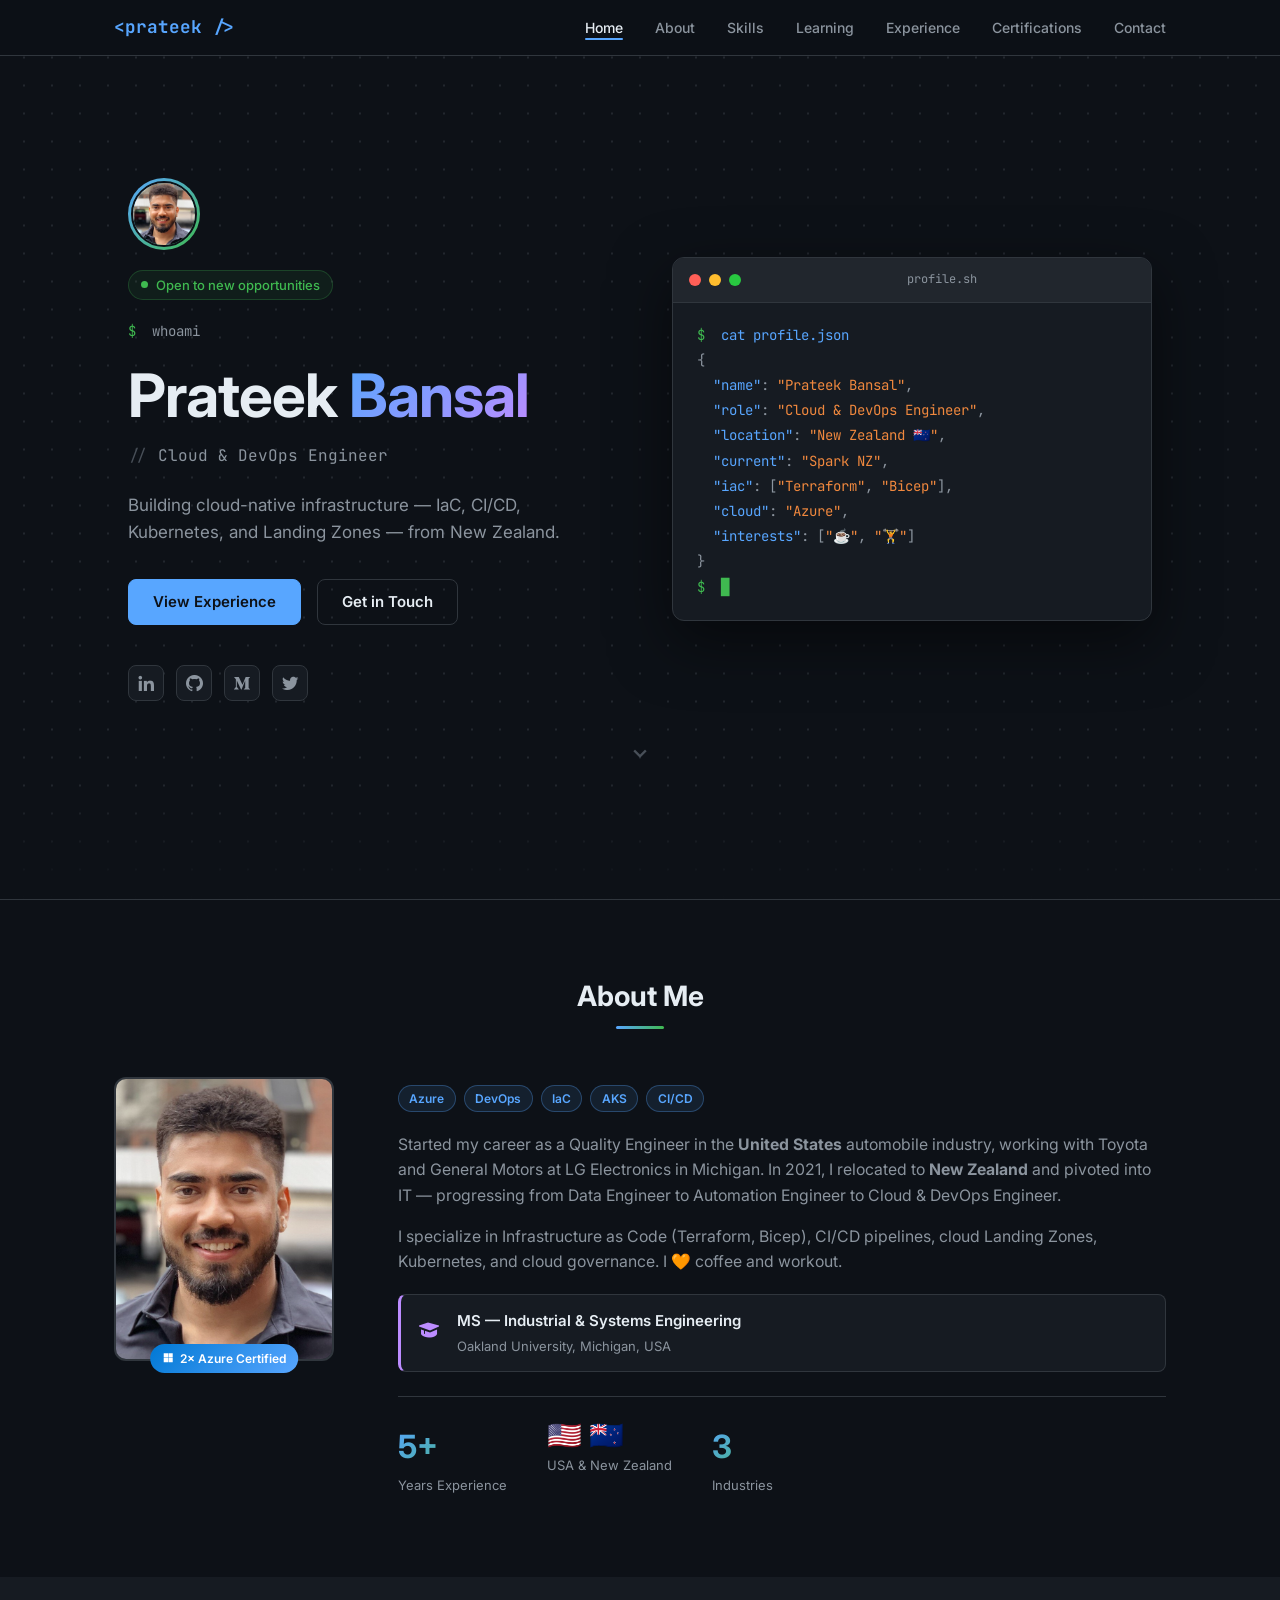
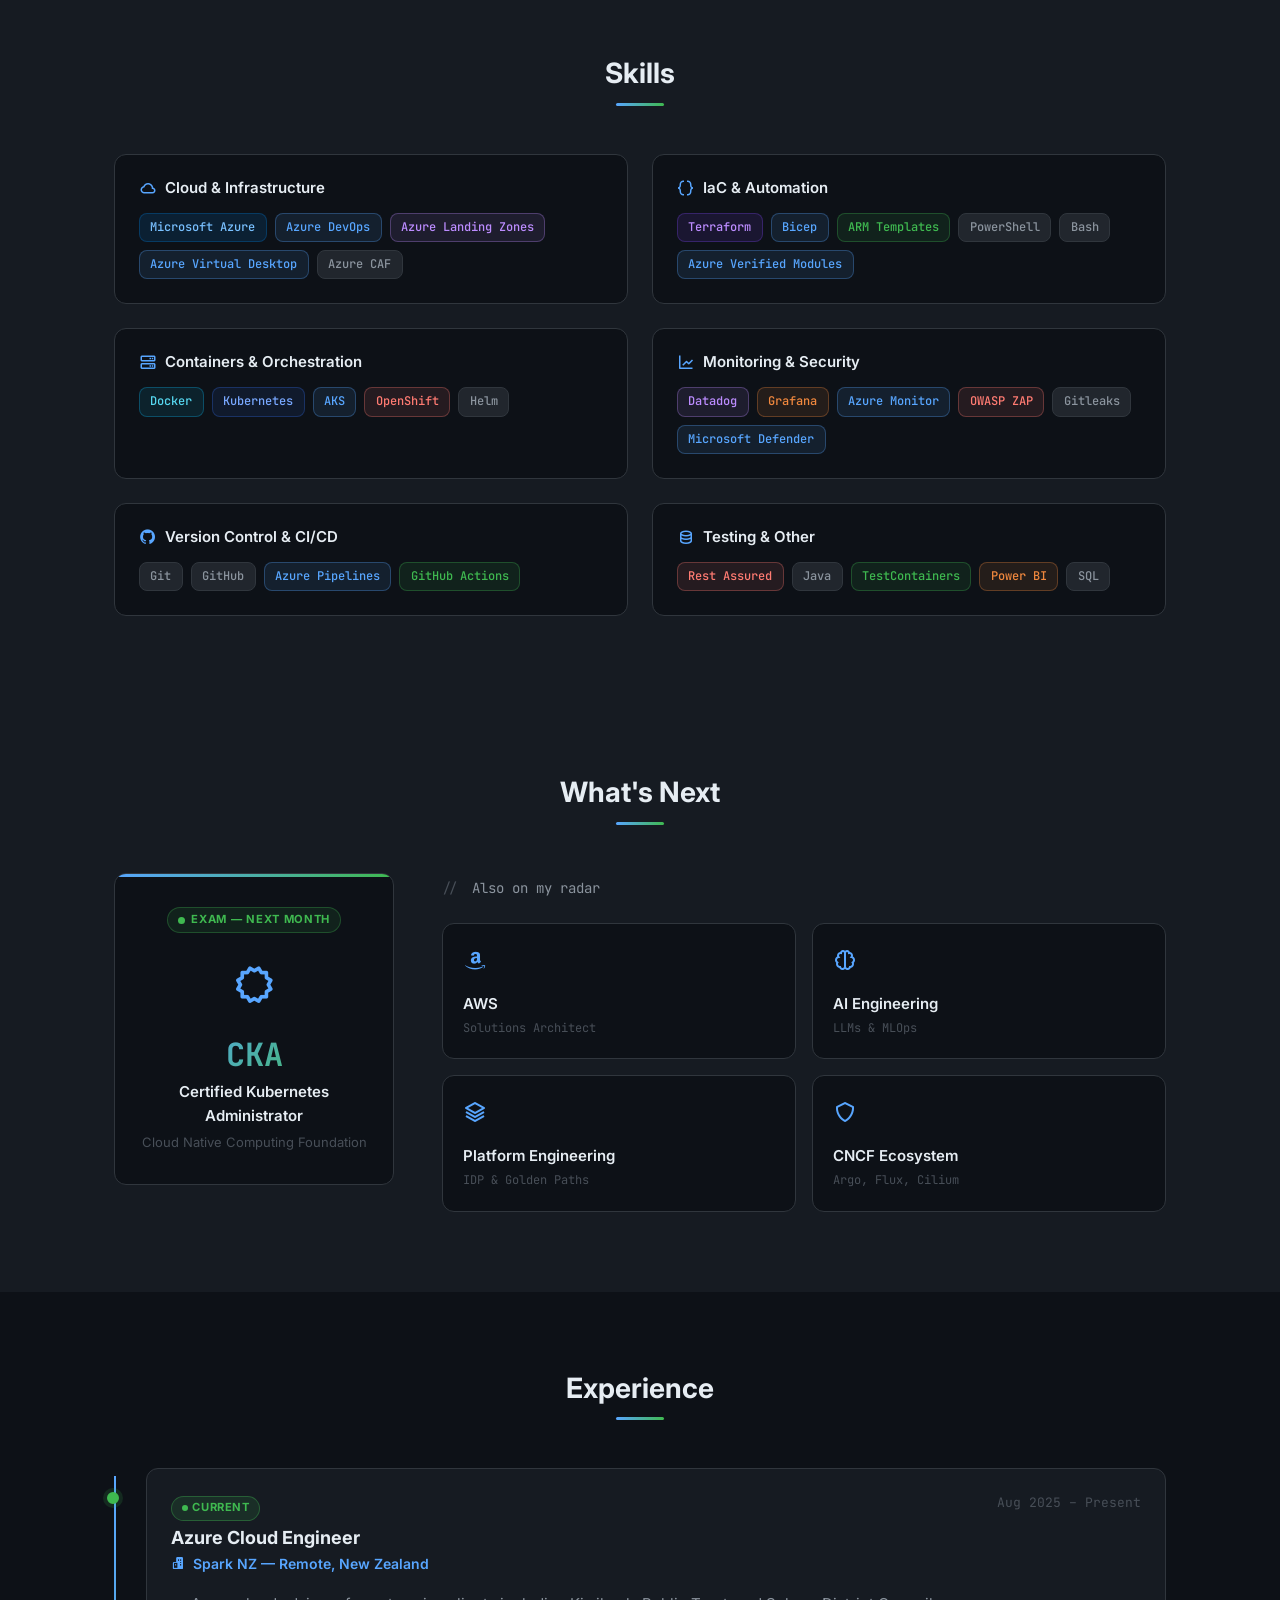
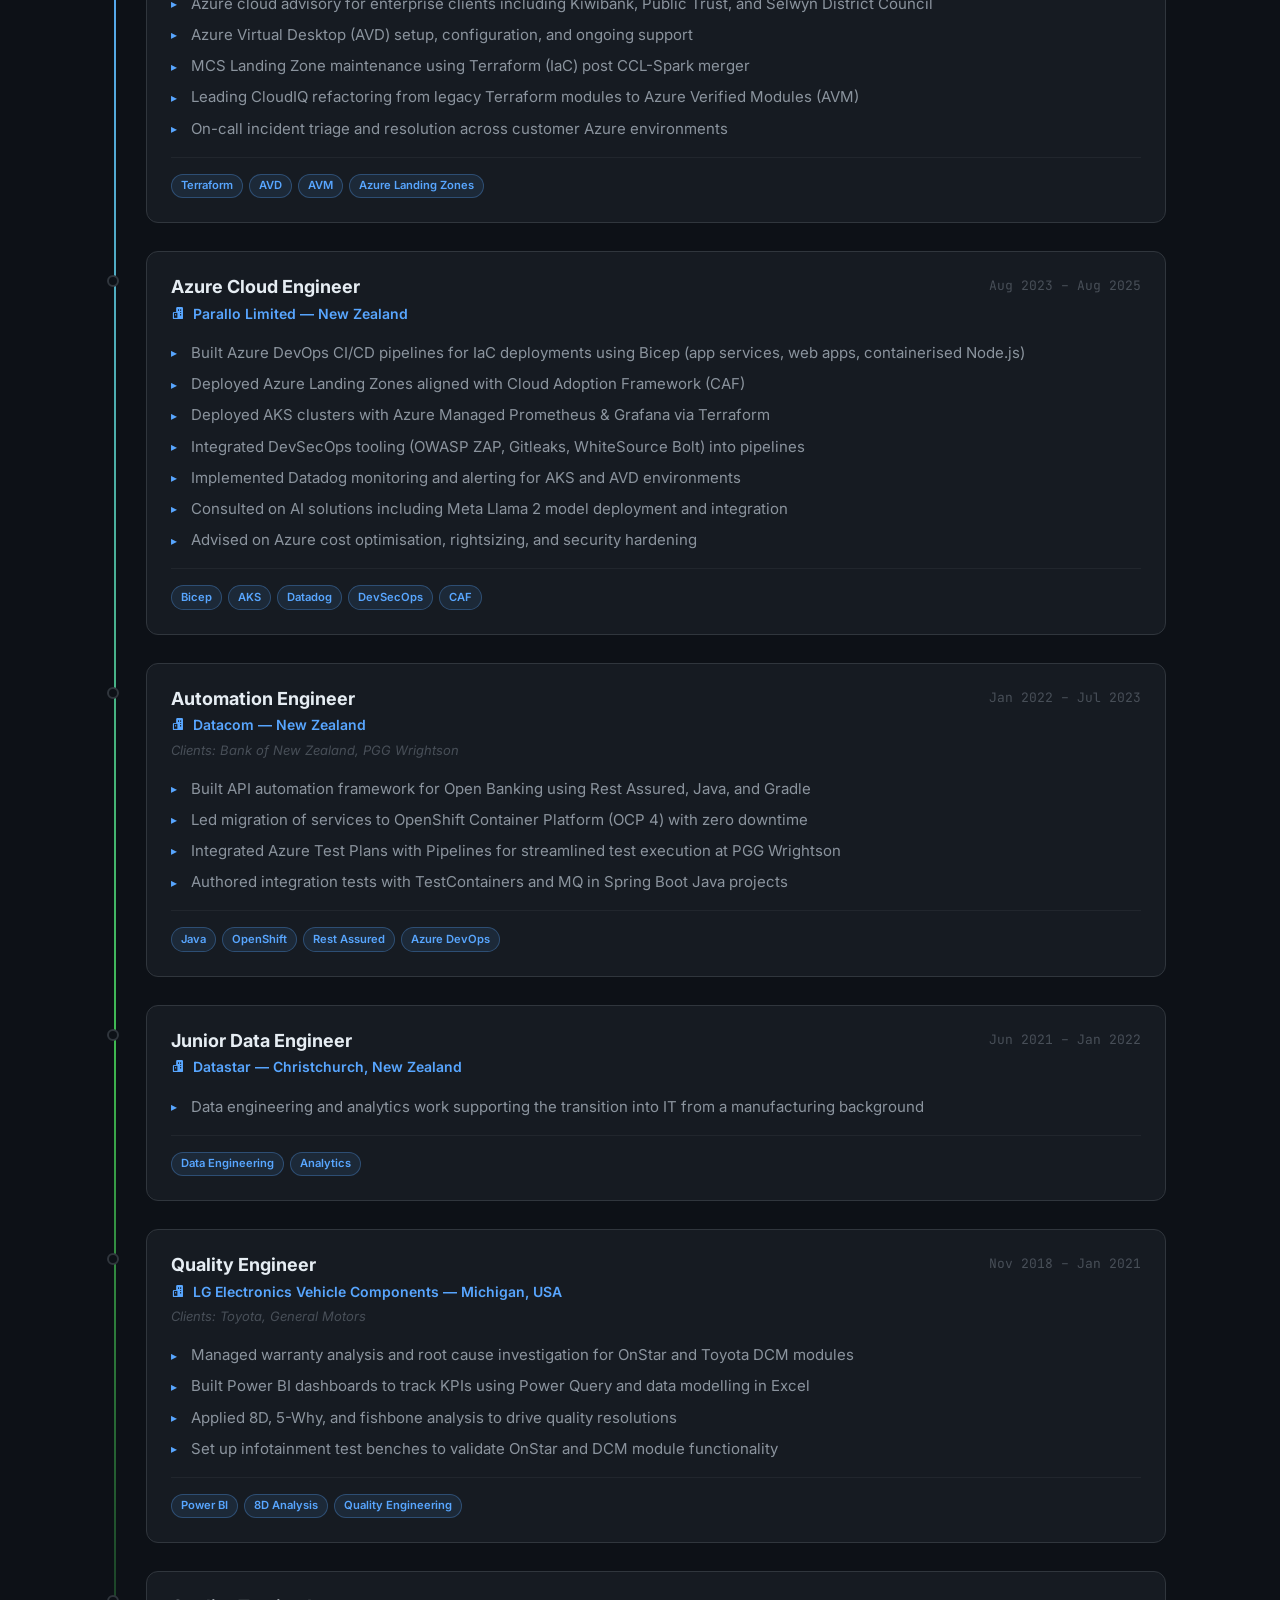
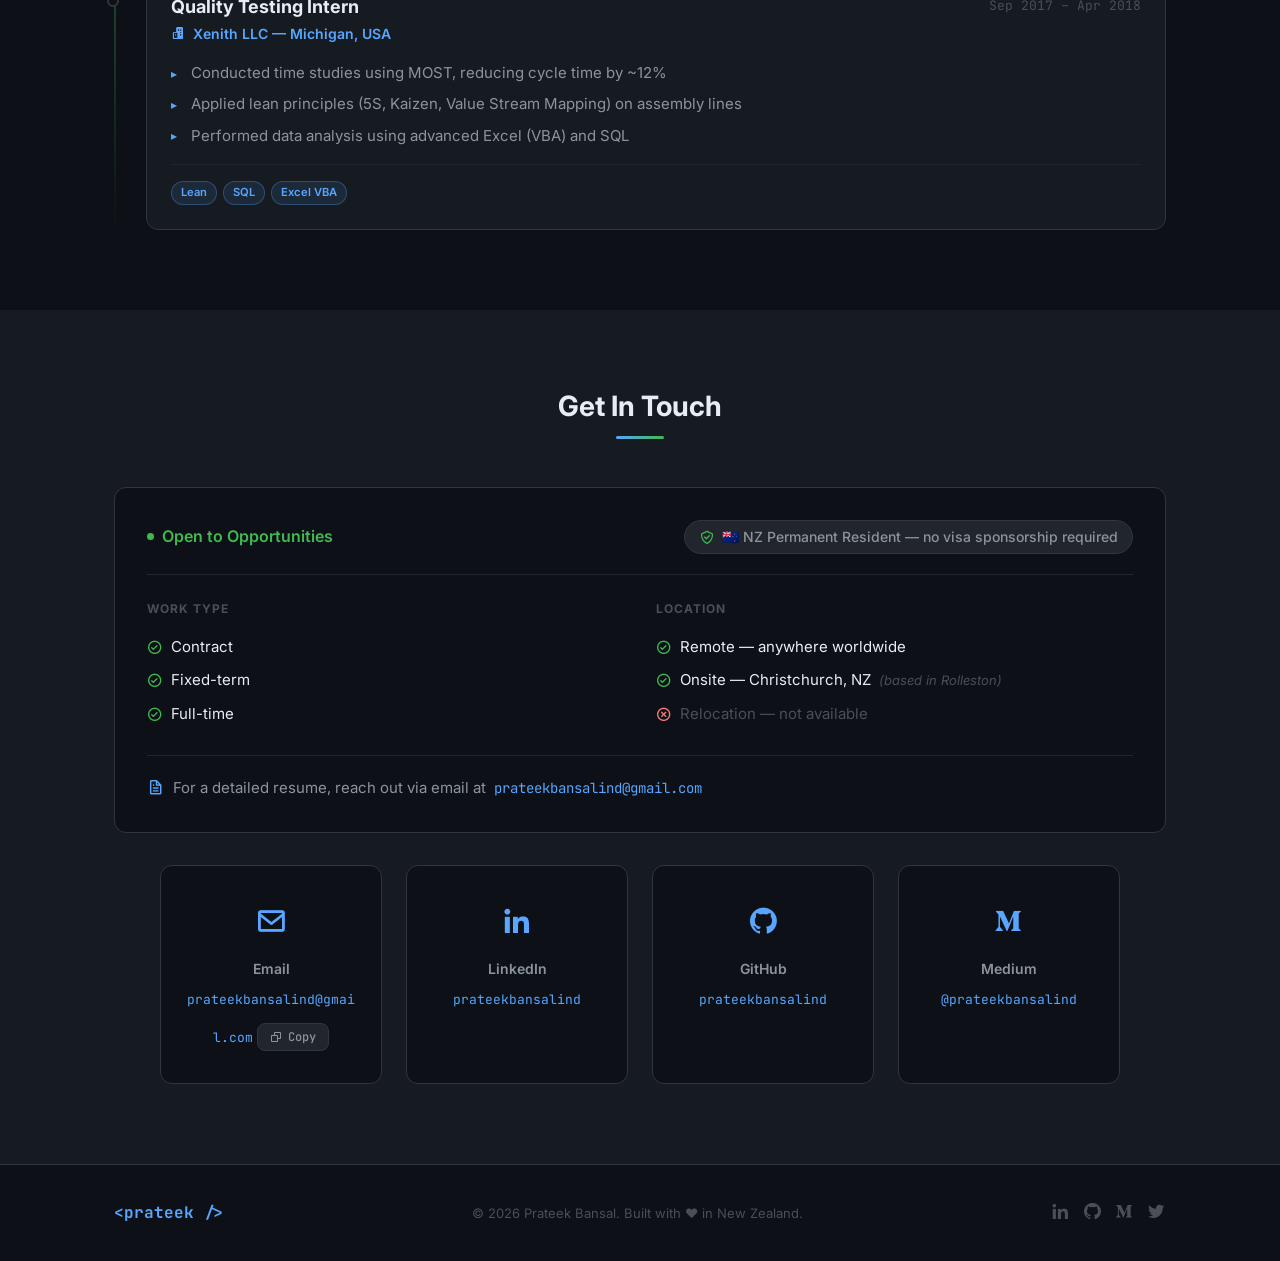
<file: index.html>
<!DOCTYPE html>
<html lang="en">
    <head>
        <meta charset="UTF-8">
        <meta name="viewport" content="width=device-width, initial-scale=1.0">
        <link rel="stylesheet" href="assets/css/styles.css">
        <link href='https://unpkg.com/boxicons@2.1.2/css/boxicons.min.css' rel='stylesheet'>
        <link rel="preconnect" href="https://fonts.googleapis.com">
        <link rel="preconnect" href="https://fonts.gstatic.com" crossorigin>
        <link href="https://fonts.googleapis.com/css2?family=JetBrains+Mono:wght@400;500;700&family=Inter:wght@400;500;600;700&display=swap" rel="stylesheet">
        <title>Prateek Bansal — Cloud Engineer</title>
    </head>
    <body>

        <!-- Scroll progress bar -->
        <div class="scroll-progress" id="scroll-progress"></div>

        <!--===== HEADER =====-->
        <header class="l-header" id="header">
            <nav class="nav bd-container">
                <a href="#" class="nav__logo">&lt;prateek /&gt;</a>

                <div class="nav__menu" id="nav-menu">
                    <ul class="nav__list">
                        <li><a href="#home"       class="nav__link active">Home</a></li>
                        <li><a href="#about"      class="nav__link">About</a></li>
                        <li><a href="#skills"     class="nav__link">Skills</a></li>
                        <li><a href="#learning"   class="nav__link">Learning</a></li>
                        <li><a href="#experience" class="nav__link">Experience</a></li>
                        <li><a href="certs.html"  class="nav__link">Certifications</a></li>
                        <li><a href="#contact"    class="nav__link">Contact</a></li>
                    </ul>
                </div>

                <div class="nav__toggle" id="nav-toggle">
                    <i class='bx bx-menu'></i>
                </div>
            </nav>
        </header>

        <main>
            <!--===== HOME =====-->
            <section class="home" id="home">
                <div class="home__container bd-container">
                    <div class="home__content">

                        <!-- Avatar -->
                        <div class="home__avatar">
                            <img src="assets/img/Linkedin_Pic.jpg" alt="Prateek Bansal">
                        </div>

                        <!-- Status badge -->
                        <div class="home__status">
                            <span class="status-dot"></span>
                            Open to new opportunities
                        </div>

                        <div class="home__greeting">
                            <span class="home__prompt">$</span>
                            <span class="home__cmd">whoami</span>
                        </div>

                        <h1 class="home__title">Prateek <span class="home__title-accent">Bansal</span></h1>

                        <div class="home__role">
                            <span class="home__role-prefix">// </span>Cloud &amp; DevOps Engineer
                        </div>

                        <p class="home__description">Building cloud-native infrastructure &mdash; IaC, CI/CD, Kubernetes, and Landing Zones &mdash; from New Zealand.</p>

                        <div class="home__cta">
                            <a href="#experience" class="btn btn--primary">View Experience</a>
                            <a href="#contact"    class="btn btn--ghost">Get in Touch</a>
                        </div>

                        <div class="home__social">
                            <a href="https://www.linkedin.com/in/prateekbansalind/" target="_blank" class="home__social-link" aria-label="LinkedIn">
                                <i class='bx bxl-linkedin'></i>
                            </a>
                            <a href="https://github.com/prateekbansalind" target="_blank" class="home__social-link" aria-label="GitHub">
                                <i class='bx bxl-github'></i>
                            </a>
                            <a href="https://medium.com/@prateekbansalind" target="_blank" class="home__social-link" aria-label="Medium">
                                <i class='bx bxl-medium'></i>
                            </a>
                            <a href="https://twitter.com/prateekbansalin" target="_blank" class="home__social-link" aria-label="Twitter">
                                <i class='bx bxl-twitter'></i>
                            </a>
                        </div>
                    </div>

                    <!-- Terminal -->
                    <div class="home__terminal">
                        <div class="terminal">
                            <div class="terminal__header">
                                <span class="terminal__dot terminal__dot--red"></span>
                                <span class="terminal__dot terminal__dot--yellow"></span>
                                <span class="terminal__dot terminal__dot--green"></span>
                                <span class="terminal__title">profile.sh</span>
                            </div>
                            <div class="terminal__body" id="terminal-body">
                                <!-- Lines are injected by JS for typing effect -->
                            </div>
                        </div>
                    </div>
                </div>

                <div class="home__scroll">
                    <a href="#about"><i class='bx bx-chevron-down'></i></a>
                </div>
            </section>

            <!--===== ABOUT =====-->
            <section class="about section" id="about">
                <div class="bd-container">
                    <h2 class="section__title">About Me</h2>

                    <div class="about__container">
                        <div class="about__img-wrap">
                            <div class="about__img-frame">
                                <img src="assets/img/Linkedin_Pic.jpg" alt="Prateek Bansal">
                            </div>
                            <a href="certs.html" class="about__img-badge">
                                <i class='bx bxl-microsoft'></i> 2× Azure Certified
                            </a>
                        </div>

                        <div class="about__content">
                            <div class="about__tag-row">
                                <span class="tag">Azure</span>
                                <span class="tag">DevOps</span>
                                <span class="tag">IaC</span>
                                <span class="tag">AKS</span>
                                <span class="tag">CI/CD</span>
                            </div>

                            <p class="about__text">Started my career as a Quality Engineer in the <strong>United States</strong> automobile industry, working with Toyota and General Motors at LG Electronics in Michigan. In 2021, I relocated to <strong>New Zealand</strong> and pivoted into IT &mdash; progressing from Data Engineer to Automation Engineer to Cloud &amp; DevOps Engineer.</p>
                            <p class="about__text">I specialize in Infrastructure as Code (Terraform, Bicep), CI/CD pipelines, cloud Landing Zones, Kubernetes, and cloud governance. I &#x1F9E1; coffee and workout.</p>

                            <!-- Education card -->
                            <div class="education__card">
                                <div class="education__icon"><i class='bx bxs-graduation'></i></div>
                                <div>
                                    <p class="education__degree">MS — Industrial &amp; Systems Engineering</p>
                                    <p class="education__school">Oakland University, Michigan, USA</p>
                                </div>
                            </div>

                            <div class="about__stats">
                                <div class="about__stat">
                                    <span class="about__stat-number">5+</span>
                                    <span class="about__stat-label">Years Experience</span>
                                </div>
                                <div class="about__stat">
                                    <span class="about__stat-flags">🇺🇸 🇳🇿</span>
                                    <span class="about__stat-label">USA &amp; New Zealand</span>
                                </div>
                                <div class="about__stat">
                                    <span class="about__stat-number">3</span>
                                    <span class="about__stat-label">Industries</span>
                                </div>
                            </div>
                        </div>
                    </div>
                </div>
            </section>

            <!--===== SKILLS =====-->
            <section class="skills section" id="skills">
                <div class="bd-container">
                    <h2 class="section__title">Skills</h2>

                    <div class="skills__grid">
                        <div class="skills__category">
                            <h3 class="skills__category-title"><i class='bx bx-cloud'></i> Cloud &amp; Infrastructure</h3>
                            <div class="skills__chips">
                                <span class="chip chip--azure">Microsoft Azure</span>
                                <span class="chip chip--blue">Azure DevOps</span>
                                <span class="chip chip--purple">Azure Landing Zones</span>
                                <span class="chip chip--blue">Azure Virtual Desktop</span>
                                <span class="chip chip--dark">Azure CAF</span>
                            </div>
                        </div>

                        <div class="skills__category">
                            <h3 class="skills__category-title"><i class='bx bx-code-curly'></i> IaC &amp; Automation</h3>
                            <div class="skills__chips">
                                <span class="chip chip--terraform">Terraform</span>
                                <span class="chip chip--blue">Bicep</span>
                                <span class="chip chip--green">ARM Templates</span>
                                <span class="chip chip--dark">PowerShell</span>
                                <span class="chip chip--dark">Bash</span>
                                <span class="chip chip--blue">Azure Verified Modules</span>
                            </div>
                        </div>

                        <div class="skills__category">
                            <h3 class="skills__category-title"><i class='bx bx-server'></i> Containers &amp; Orchestration</h3>
                            <div class="skills__chips">
                                <span class="chip chip--docker">Docker</span>
                                <span class="chip chip--kubernetes">Kubernetes</span>
                                <span class="chip chip--blue">AKS</span>
                                <span class="chip chip--red">OpenShift</span>
                                <span class="chip chip--dark">Helm</span>
                            </div>
                        </div>

                        <div class="skills__category">
                            <h3 class="skills__category-title"><i class='bx bx-line-chart'></i> Monitoring &amp; Security</h3>
                            <div class="skills__chips">
                                <span class="chip chip--purple">Datadog</span>
                                <span class="chip chip--orange">Grafana</span>
                                <span class="chip chip--blue">Azure Monitor</span>
                                <span class="chip chip--red">OWASP ZAP</span>
                                <span class="chip chip--dark">Gitleaks</span>
                                <span class="chip chip--blue">Microsoft Defender</span>
                            </div>
                        </div>

                        <div class="skills__category">
                            <h3 class="skills__category-title"><i class='bx bxl-github'></i> Version Control &amp; CI/CD</h3>
                            <div class="skills__chips">
                                <span class="chip chip--dark">Git</span>
                                <span class="chip chip--dark">GitHub</span>
                                <span class="chip chip--blue">Azure Pipelines</span>
                                <span class="chip chip--green">GitHub Actions</span>
                            </div>
                        </div>

                        <div class="skills__category">
                            <h3 class="skills__category-title"><i class='bx bx-data'></i> Testing &amp; Other</h3>
                            <div class="skills__chips">
                                <span class="chip chip--red">Rest Assured</span>
                                <span class="chip chip--dark">Java</span>
                                <span class="chip chip--green">TestContainers</span>
                                <span class="chip chip--orange">Power BI</span>
                                <span class="chip chip--dark">SQL</span>
                            </div>
                        </div>
                    </div>
                </div>
            </section>

            <!--===== LEARNING =====-->
            <section class="learning section" id="learning">
                <div class="bd-container">
                    <h2 class="section__title">What's Next</h2>

                    <div class="learning__container">

                        <!-- Featured upcoming cert -->
                        <div class="learning__featured">
                            <div class="learning__cert-card">
                                <div class="learning__cert-badge">
                                    <span class="status-dot"></span> Exam — Next Month
                                </div>
                                <div class="learning__cert-icon"><i class='bx bx-certification'></i></div>
                                <h3 class="learning__cert-title">CKA</h3>
                                <p class="learning__cert-fullname">Certified Kubernetes Administrator</p>
                                <p class="learning__cert-org">Cloud Native Computing Foundation</p>
                            </div>
                        </div>

                        <!-- On my radar -->
                        <div class="learning__radar">
                            <p class="learning__radar-title">
                                <span class="t-prompt">//</span> Also on my radar
                            </p>
                            <div class="learning__items">
                                <div class="learning__item">
                                    <div class="learning__item-icon"><i class='bx bxl-amazon'></i></div>
                                    <span class="learning__item-name">AWS</span>
                                    <span class="learning__item-sub">Solutions Architect</span>
                                </div>
                                <div class="learning__item">
                                    <div class="learning__item-icon"><i class='bx bx-brain'></i></div>
                                    <span class="learning__item-name">AI Engineering</span>
                                    <span class="learning__item-sub">LLMs &amp; MLOps</span>
                                </div>
                                <div class="learning__item">
                                    <div class="learning__item-icon"><i class='bx bx-layer'></i></div>
                                    <span class="learning__item-name">Platform Engineering</span>
                                    <span class="learning__item-sub">IDP &amp; Golden Paths</span>
                                </div>
                                <div class="learning__item">
                                    <div class="learning__item-icon"><i class='bx bx-shield'></i></div>
                                    <span class="learning__item-name">CNCF Ecosystem</span>
                                    <span class="learning__item-sub">Argo, Flux, Cilium</span>
                                </div>
                            </div>
                        </div>

                    </div>
                </div>
            </section>

            <!--===== EXPERIENCE =====-->
            <section class="experience section" id="experience">
                <div class="bd-container">
                    <h2 class="section__title">Experience</h2>

                    <div class="timeline">

                        <div class="timeline__item timeline__item--current">
                            <div class="timeline__marker"></div>
                            <div class="timeline__card">
                                <div class="timeline__header">
                                    <div>
                                        <span class="timeline__badge">Current</span>
                                        <h3 class="timeline__role">Azure Cloud Engineer</h3>
                                        <p class="timeline__company"><i class='bx bxs-buildings'></i> Spark NZ &mdash; Remote, New Zealand</p>
                                    </div>
                                    <span class="timeline__date">Aug 2025 – Present</span>
                                </div>
                                <ul class="timeline__list">
                                    <li>Azure cloud advisory for enterprise clients including Kiwibank, Public Trust, and Selwyn District Council</li>
                                    <li>Azure Virtual Desktop (AVD) setup, configuration, and ongoing support</li>
                                    <li>MCS Landing Zone maintenance using Terraform (IaC) post CCL-Spark merger</li>
                                    <li>Leading CloudIQ refactoring from legacy Terraform modules to Azure Verified Modules (AVM)</li>
                                    <li>On-call incident triage and resolution across customer Azure environments</li>
                                </ul>
                                <div class="timeline__tags">
                                    <span class="tag tag--sm">Terraform</span>
                                    <span class="tag tag--sm">AVD</span>
                                    <span class="tag tag--sm">AVM</span>
                                    <span class="tag tag--sm">Azure Landing Zones</span>
                                </div>
                            </div>
                        </div>

                        <div class="timeline__item">
                            <div class="timeline__marker"></div>
                            <div class="timeline__card">
                                <div class="timeline__header">
                                    <div>
                                        <h3 class="timeline__role">Azure Cloud Engineer</h3>
                                        <p class="timeline__company"><i class='bx bxs-buildings'></i> Parallo Limited &mdash; New Zealand</p>
                                    </div>
                                    <span class="timeline__date">Aug 2023 – Aug 2025</span>
                                </div>
                                <ul class="timeline__list">
                                    <li>Built Azure DevOps CI/CD pipelines for IaC deployments using Bicep (app services, web apps, containerised Node.js)</li>
                                    <li>Deployed Azure Landing Zones aligned with Cloud Adoption Framework (CAF)</li>
                                    <li>Deployed AKS clusters with Azure Managed Prometheus &amp; Grafana via Terraform</li>
                                    <li>Integrated DevSecOps tooling (OWASP ZAP, Gitleaks, WhiteSource Bolt) into pipelines</li>
                                    <li>Implemented Datadog monitoring and alerting for AKS and AVD environments</li>
                                    <li>Consulted on AI solutions including Meta Llama 2 model deployment and integration</li>
                                    <li>Advised on Azure cost optimisation, rightsizing, and security hardening</li>
                                </ul>
                                <div class="timeline__tags">
                                    <span class="tag tag--sm">Bicep</span>
                                    <span class="tag tag--sm">AKS</span>
                                    <span class="tag tag--sm">Datadog</span>
                                    <span class="tag tag--sm">DevSecOps</span>
                                    <span class="tag tag--sm">CAF</span>
                                </div>
                            </div>
                        </div>

                        <div class="timeline__item">
                            <div class="timeline__marker"></div>
                            <div class="timeline__card">
                                <div class="timeline__header">
                                    <div>
                                        <h3 class="timeline__role">Automation Engineer</h3>
                                        <p class="timeline__company"><i class='bx bxs-buildings'></i> Datacom &mdash; New Zealand</p>
                                        <p class="timeline__clients">Clients: Bank of New Zealand, PGG Wrightson</p>
                                    </div>
                                    <span class="timeline__date">Jan 2022 – Jul 2023</span>
                                </div>
                                <ul class="timeline__list">
                                    <li>Built API automation framework for Open Banking using Rest Assured, Java, and Gradle</li>
                                    <li>Led migration of services to OpenShift Container Platform (OCP 4) with zero downtime</li>
                                    <li>Integrated Azure Test Plans with Pipelines for streamlined test execution at PGG Wrightson</li>
                                    <li>Authored integration tests with TestContainers and MQ in Spring Boot Java projects</li>
                                </ul>
                                <div class="timeline__tags">
                                    <span class="tag tag--sm">Java</span>
                                    <span class="tag tag--sm">OpenShift</span>
                                    <span class="tag tag--sm">Rest Assured</span>
                                    <span class="tag tag--sm">Azure DevOps</span>
                                </div>
                            </div>
                        </div>

                        <div class="timeline__item">
                            <div class="timeline__marker"></div>
                            <div class="timeline__card">
                                <div class="timeline__header">
                                    <div>
                                        <h3 class="timeline__role">Junior Data Engineer</h3>
                                        <p class="timeline__company"><i class='bx bxs-buildings'></i> Datastar &mdash; Christchurch, New Zealand</p>
                                    </div>
                                    <span class="timeline__date">Jun 2021 – Jan 2022</span>
                                </div>
                                <ul class="timeline__list">
                                    <li>Data engineering and analytics work supporting the transition into IT from a manufacturing background</li>
                                </ul>
                                <div class="timeline__tags">
                                    <span class="tag tag--sm">Data Engineering</span>
                                    <span class="tag tag--sm">Analytics</span>
                                </div>
                            </div>
                        </div>

                        <div class="timeline__item">
                            <div class="timeline__marker"></div>
                            <div class="timeline__card">
                                <div class="timeline__header">
                                    <div>
                                        <h3 class="timeline__role">Quality Engineer</h3>
                                        <p class="timeline__company"><i class='bx bxs-buildings'></i> LG Electronics Vehicle Components &mdash; Michigan, USA</p>
                                        <p class="timeline__clients">Clients: Toyota, General Motors</p>
                                    </div>
                                    <span class="timeline__date">Nov 2018 – Jan 2021</span>
                                </div>
                                <ul class="timeline__list">
                                    <li>Managed warranty analysis and root cause investigation for OnStar and Toyota DCM modules</li>
                                    <li>Built Power BI dashboards to track KPIs using Power Query and data modelling in Excel</li>
                                    <li>Applied 8D, 5-Why, and fishbone analysis to drive quality resolutions</li>
                                    <li>Set up infotainment test benches to validate OnStar and DCM module functionality</li>
                                </ul>
                                <div class="timeline__tags">
                                    <span class="tag tag--sm">Power BI</span>
                                    <span class="tag tag--sm">8D Analysis</span>
                                    <span class="tag tag--sm">Quality Engineering</span>
                                </div>
                            </div>
                        </div>

                        <div class="timeline__item">
                            <div class="timeline__marker"></div>
                            <div class="timeline__card">
                                <div class="timeline__header">
                                    <div>
                                        <h3 class="timeline__role">Quality Testing Intern</h3>
                                        <p class="timeline__company"><i class='bx bxs-buildings'></i> Xenith LLC &mdash; Michigan, USA</p>
                                    </div>
                                    <span class="timeline__date">Sep 2017 – Apr 2018</span>
                                </div>
                                <ul class="timeline__list">
                                    <li>Conducted time studies using MOST, reducing cycle time by ~12%</li>
                                    <li>Applied lean principles (5S, Kaizen, Value Stream Mapping) on assembly lines</li>
                                    <li>Performed data analysis using advanced Excel (VBA) and SQL</li>
                                </ul>
                                <div class="timeline__tags">
                                    <span class="tag tag--sm">Lean</span>
                                    <span class="tag tag--sm">SQL</span>
                                    <span class="tag tag--sm">Excel VBA</span>
                                </div>
                            </div>
                        </div>

                    </div>
                </div>
            </section>

            <!--===== CONTACT =====-->
            <section class="contact section" id="contact">
                <div class="bd-container">
                    <h2 class="section__title">Get In Touch</h2>

                    <!-- Availability block -->
                    <div class="availability">
                        <div class="availability__header">
                            <div class="availability__status">
                                <span class="status-dot"></span>
                                Open to Opportunities
                            </div>
                            <div class="availability__pr">
                                <i class='bx bx-check-shield'></i>
                                🇳🇿 NZ Permanent Resident &mdash; no visa sponsorship required
                            </div>
                        </div>

                        <div class="availability__grid">
                            <div class="availability__group">
                                <p class="availability__group-title">Work Type</p>
                                <ul class="availability__list">
                                    <li class="avail--yes"><i class='bx bx-check-circle'></i> Contract</li>
                                    <li class="avail--yes"><i class='bx bx-check-circle'></i> Fixed-term</li>
                                    <li class="avail--yes"><i class='bx bx-check-circle'></i> Full-time</li>
                                </ul>
                            </div>
                            <div class="availability__group">
                                <p class="availability__group-title">Location</p>
                                <ul class="availability__list">
                                    <li class="avail--yes"><i class='bx bx-check-circle'></i> Remote &mdash; anywhere worldwide</li>
                                    <li class="avail--yes"><i class='bx bx-check-circle'></i> Onsite &mdash; Christchurch, NZ <span class="avail--note">(based in Rolleston)</span></li>
                                    <li class="avail--no"><i class='bx bx-x-circle'></i> Relocation &mdash; not available</li>
                                </ul>
                            </div>
                        </div>

                        <p class="availability__resume">
                            <i class='bx bx-file'></i>
                            For a detailed resume, reach out via email at
                            <a href="mailto:prateekbansalind@gmail.com">prateekbansalind@gmail.com</a>
                        </p>
                    </div>

                    <!-- Contact cards -->
                    <div class="contact__container contact__container--4">
                        <div class="contact__card">
                            <div class="contact__icon"><i class='bx bx-envelope'></i></div>
                            <h3 class="contact__label">Email</h3>
                            <a href="mailto:prateekbansalind@gmail.com" class="contact__link" id="email-link">prateekbansalind@gmail.com</a>
                            <button class="copy-btn" id="copy-email" aria-label="Copy email">
                                <i class='bx bx-copy'></i> Copy
                            </button>
                        </div>
                        <div class="contact__card">
                            <div class="contact__icon"><i class='bx bxl-linkedin'></i></div>
                            <h3 class="contact__label">LinkedIn</h3>
                            <a href="https://www.linkedin.com/in/prateekbansalind/" target="_blank" class="contact__link">prateekbansalind</a>
                        </div>
                        <div class="contact__card">
                            <div class="contact__icon"><i class='bx bxl-github'></i></div>
                            <h3 class="contact__label">GitHub</h3>
                            <a href="https://github.com/prateekbansalind" target="_blank" class="contact__link">prateekbansalind</a>
                        </div>
                        <div class="contact__card">
                            <div class="contact__icon"><i class='bx bxl-medium'></i></div>
                            <h3 class="contact__label">Medium</h3>
                            <a href="https://medium.com/@prateekbansalind" target="_blank" class="contact__link">@prateekbansalind</a>
                        </div>
                    </div>
                </div>
            </section>
        </main>

        <!--===== FOOTER =====-->
        <footer class="footer">
            <div class="bd-container footer__container">
                <p class="footer__logo">&lt;prateek /&gt;</p>
                <p class="footer__copy">© 2026 Prateek Bansal. Built with ❤️ in New Zealand.</p>
                <div class="footer__social">
                    <a href="https://www.linkedin.com/in/prateekbansalind/" target="_blank" class="footer__icon"><i class='bx bxl-linkedin'></i></a>
                    <a href="https://github.com/prateekbansalind"           target="_blank" class="footer__icon"><i class='bx bxl-github'></i></a>
                    <a href="https://medium.com/@prateekbansalind"          target="_blank" class="footer__icon"><i class='bx bxl-medium'></i></a>
                    <a href="https://twitter.com/prateekbansalin"           target="_blank" class="footer__icon"><i class='bx bxl-twitter'></i></a>
                </div>
            </div>
        </footer>

        <!-- Back to top -->
        <button class="back-to-top" id="back-to-top" aria-label="Back to top">
            <i class='bx bx-up-arrow-alt'></i>
        </button>

        <!-- Toast notification -->
        <div class="toast" id="toast">Email copied!</div>

        <script src="assets/js/main.js"></script>
    </body>
</html>
</file>
<file: assets/css/styles.css>
/* ===== GOOGLE FONTS ===== */
@import url("https://fonts.googleapis.com/css2?family=JetBrains+Mono:wght@400;500;700&family=Inter:wght@400;500;600;700&display=swap");

/* ===== VARIABLES ===== */
:root {
  --bg-primary:    #0d1117;
  --bg-secondary:  #161b22;
  --bg-tertiary:   #21262d;
  --bg-card:       #161b22;
  --border:        #30363d;
  --border-muted:  #21262d;

  --text-primary:  #e6edf3;
  --text-secondary:#8b949e;
  --text-muted:    #484f58;

  --accent-blue:   #58a6ff;
  --accent-green:  #3fb950;
  --accent-purple: #bc8cff;
  --accent-orange: #f0883e;
  --accent-red:    #ff7b72;
  --accent-yellow: #e3b341;

  --font-mono: 'JetBrains Mono', monospace;
  --font-sans: 'Inter', sans-serif;

  --header-height: 3.5rem;
  --radius:        0.5rem;
  --radius-lg:     0.75rem;
}

/* ===== BASE ===== */
*, *::before, *::after { box-sizing: border-box; }
html { scroll-behavior: smooth; }

body {
  margin: 0;
  padding-top: var(--header-height);
  font-family: var(--font-sans);
  font-size: 1rem;
  background-color: var(--bg-primary);
  color: var(--text-primary);
  line-height: 1.6;
}

h1, h2, h3 { margin: 0; line-height: 1.2; }
p  { margin: 0; }
ul { margin: 0; padding: 0; list-style: none; }
a  { text-decoration: none; }
img { max-width: 100%; height: auto; display: block; }

/* ===== SCROLL PROGRESS BAR ===== */
.scroll-progress {
  position: fixed;
  top: 0; left: 0;
  height: 2px;
  width: 0%;
  background: linear-gradient(90deg, var(--accent-blue), var(--accent-green));
  z-index: 200;
  transition: width 0.1s linear;
}

/* ===== LAYOUT ===== */
.bd-container {
  max-width: 1100px;
  margin-left: auto;
  margin-right: auto;
  padding-left: 1.5rem;
  padding-right: 1.5rem;
}

.section {
  padding-top: 5rem;
  padding-bottom: 5rem;
}

.section__title {
  font-size: 1.75rem;
  font-weight: 700;
  color: var(--text-primary);
  text-align: center;
  margin-bottom: 3rem;
  position: relative;
}

.section__title::after {
  content: '';
  display: block;
  width: 3rem;
  height: 3px;
  background: linear-gradient(90deg, var(--accent-blue), var(--accent-green));
  border-radius: 2px;
  margin: 0.75rem auto 0;
}

/* ===== HEADER ===== */
.l-header {
  position: fixed;
  top: 0; left: 0;
  width: 100%;
  height: var(--header-height);
  background-color: rgba(13, 17, 23, 0.85);
  backdrop-filter: blur(12px);
  -webkit-backdrop-filter: blur(12px);
  border-bottom: 1px solid var(--border);
  z-index: 100;
  transition: border-bottom-color 0.3s;
}

.nav {
  height: 100%;
  display: flex;
  align-items: center;
  justify-content: space-between;
}

.nav__logo {
  font-family: var(--font-mono);
  font-size: 1.1rem;
  font-weight: 700;
  color: var(--accent-blue);
}

.nav__list {
  display: flex;
  gap: 2rem;
}

.nav__link {
  font-size: 0.875rem;
  font-weight: 500;
  color: var(--text-secondary);
  transition: color 0.2s;
  position: relative;
}

.nav__link:hover,
.nav__link.active {
  color: var(--text-primary);
}

.nav__link.active::after {
  content: '';
  position: absolute;
  bottom: -4px;
  left: 0; right: 0;
  height: 2px;
  background: var(--accent-blue);
  border-radius: 1px;
}

.nav__toggle {
  display: none;
  font-size: 1.5rem;
  color: var(--text-primary);
  cursor: pointer;
}

/* ===== HOME ===== */
.home {
  min-height: calc(100vh - var(--header-height));
  display: flex;
  flex-direction: column;
  justify-content: center;
  padding-top: 4rem;
  padding-bottom: 4rem;
  border-bottom: 1px solid var(--border);

  /* Subtle dot grid */
  background-image: radial-gradient(circle, rgba(48, 54, 61, 0.6) 1px, transparent 1px);
  background-size: 28px 28px;
  background-position: center center;
  position: relative;
}

/* Fade the dot grid toward bottom */
.home::after {
  content: '';
  position: absolute;
  bottom: 0; left: 0; right: 0;
  height: 120px;
  background: linear-gradient(to bottom, transparent, var(--bg-primary));
  pointer-events: none;
}

.home__container {
  display: grid;
  grid-template-columns: 1fr 1fr;
  gap: 4rem;
  align-items: center;
  position: relative;
  z-index: 1;
}

/* Avatar */
.home__avatar {
  width: 72px;
  height: 72px;
  border-radius: 50%;
  padding: 3px;
  background: linear-gradient(135deg, var(--accent-blue), var(--accent-green));
  margin-bottom: 1.25rem;
  overflow: hidden;
  flex-shrink: 0;
}

.home__avatar img {
  width: 100%;
  height: 100%;
  border-radius: 50%;
  object-fit: cover;
  border: 2px solid var(--bg-primary);
}

/* Status badge */
.home__status {
  display: inline-flex;
  align-items: center;
  gap: 0.5rem;
  font-size: 0.8125rem;
  font-weight: 500;
  color: var(--accent-green);
  background: rgba(63, 185, 80, 0.08);
  border: 1px solid rgba(63, 185, 80, 0.25);
  padding: 0.25rem 0.75rem;
  border-radius: 999px;
  margin-bottom: 1.25rem;
}

.status-dot {
  width: 7px;
  height: 7px;
  border-radius: 50%;
  background: var(--accent-green);
  animation: pulse-dot 2s ease-in-out infinite;
}

@keyframes pulse-dot {
  0%, 100% { box-shadow: 0 0 0 0 rgba(63, 185, 80, 0.4); }
  50%       { box-shadow: 0 0 0 5px rgba(63, 185, 80, 0); }
}

.home__greeting {
  font-family: var(--font-mono);
  font-size: 0.875rem;
  color: var(--accent-green);
  margin-bottom: 1rem;
}

.home__prompt { margin-right: 0.5rem; }
.home__cmd    { color: var(--text-secondary); }

.home__title {
  font-size: clamp(2.5rem, 5vw, 3.75rem);
  font-weight: 700;
  margin-bottom: 0.75rem;
  letter-spacing: -1px;
}

.home__title-accent {
  background: linear-gradient(135deg, var(--accent-blue), var(--accent-purple));
  -webkit-background-clip: text;
  -webkit-text-fill-color: transparent;
  background-clip: text;
}

.home__role {
  font-family: var(--font-mono);
  font-size: 1rem;
  color: var(--text-secondary);
  margin-bottom: 1.5rem;
}

.home__role-prefix { color: var(--text-muted); }

.home__description {
  font-size: 1.0625rem;
  color: var(--text-secondary);
  max-width: 480px;
  margin-bottom: 2rem;
}

.home__cta {
  display: flex;
  gap: 1rem;
  margin-bottom: 2.5rem;
  flex-wrap: wrap;
}

.btn {
  display: inline-flex;
  align-items: center;
  gap: 0.5rem;
  padding: 0.625rem 1.5rem;
  border-radius: var(--radius);
  font-size: 0.9375rem;
  font-weight: 600;
  transition: all 0.2s;
  cursor: pointer;
  border: 1px solid transparent;
}

.btn--primary {
  background-color: var(--accent-blue);
  color: var(--bg-primary);
  border-color: var(--accent-blue);
}

.btn--primary:hover {
  background-color: #79c0ff;
  border-color: #79c0ff;
  transform: translateY(-1px);
  box-shadow: 0 4px 20px rgba(88, 166, 255, 0.3);
}

.btn--ghost {
  background-color: transparent;
  color: var(--text-primary);
  border-color: var(--border);
}

.btn--ghost:hover {
  background-color: var(--bg-tertiary);
  border-color: var(--accent-blue);
  transform: translateY(-1px);
}

.home__social {
  display: flex;
  gap: 0.75rem;
}

.home__social-link {
  display: flex;
  align-items: center;
  justify-content: center;
  width: 2.25rem;
  height: 2.25rem;
  border-radius: var(--radius);
  border: 1px solid var(--border);
  background-color: var(--bg-secondary);
  color: var(--text-secondary);
  font-size: 1.25rem;
  transition: all 0.2s;
}

.home__social-link:hover {
  border-color: var(--accent-blue);
  color: var(--accent-blue);
  transform: translateY(-2px);
}

/* ===== TERMINAL ===== */
.terminal {
  background-color: var(--bg-secondary);
  border: 1px solid var(--border);
  border-radius: var(--radius-lg);
  overflow: hidden;
  box-shadow: 0 20px 60px rgba(0, 0, 0, 0.5);
}

.terminal__header {
  display: flex;
  align-items: center;
  gap: 0.5rem;
  padding: 0.75rem 1rem;
  background-color: var(--bg-tertiary);
  border-bottom: 1px solid var(--border);
}

.terminal__dot {
  width: 12px; height: 12px;
  border-radius: 50%;
}
.terminal__dot--red    { background-color: #ff5f57; }
.terminal__dot--yellow { background-color: #ffbd2e; }
.terminal__dot--green  { background-color: #28c840; }

.terminal__title {
  margin: 0 auto;
  font-family: var(--font-mono);
  font-size: 0.75rem;
  color: var(--text-secondary);
}

.terminal__body {
  padding: 1.25rem 1.5rem;
  font-family: var(--font-mono);
  font-size: 0.875rem;
  line-height: 1.8;
  min-height: 260px;
}

.terminal__body p { margin: 0; }

/* Terminal line type-in animation */
.t-line {
  display: block;
  opacity: 0;
  transform: translateY(4px);
  animation: lineIn 0.2s ease forwards;
}

@keyframes lineIn {
  to { opacity: 1; transform: translateY(0); }
}

.t-prompt { color: var(--accent-green); margin-right: 0.5rem; }
.t-cmd    { color: var(--accent-blue); }
.t-output { color: var(--text-secondary); }
.t-key    { color: var(--accent-blue); }
.t-string { color: var(--accent-orange); }

.t-cursor {
  display: inline-block;
  color: var(--accent-green);
  animation: blink 1s step-end infinite;
}

@keyframes blink {
  50% { opacity: 0; }
}

/* ===== HOME SCROLL HINT ===== */
.home__scroll {
  text-align: center;
  padding-top: 2rem;
  position: relative;
  z-index: 1;
}

.home__scroll a {
  color: var(--text-muted);
  font-size: 1.75rem;
  display: inline-block;
  animation: bounce 2s ease-in-out infinite;
  transition: color 0.2s;
}

.home__scroll a:hover { color: var(--accent-blue); }

@keyframes bounce {
  0%, 100% { transform: translateY(0); }
  50%       { transform: translateY(7px); }
}

/* ===== ABOUT ===== */
.about__container {
  display: grid;
  grid-template-columns: auto 1fr;
  gap: 4rem;
  align-items: start;
}

.about__img-wrap {
  position: relative;
  width: 220px;
  flex-shrink: 0;
}

.about__img-frame {
  border-radius: var(--radius-lg);
  border: 2px solid var(--border);
  overflow: hidden;
  background: var(--bg-secondary);
}

.about__img-frame img {
  width: 220px;
  height: 280px;
  object-fit: cover;
  display: block;
  filter: grayscale(20%);
  transition: filter 0.4s;
}

.about__img-frame:hover img { filter: grayscale(0%); }

.about__img-badge {
  position: absolute;
  bottom: -0.75rem;
  left: 50%;
  transform: translateX(-50%);
  background: linear-gradient(135deg, #0078d4, var(--accent-blue));
  color: #fff;
  font-size: 0.75rem;
  font-weight: 600;
  padding: 0.3rem 0.75rem;
  border-radius: 999px;
  white-space: nowrap;
  display: flex;
  align-items: center;
  gap: 0.35rem;
  transition: box-shadow 0.2s, transform 0.2s;
  text-decoration: none;
}

a.about__img-badge:hover {
  box-shadow: 0 4px 16px rgba(88, 166, 255, 0.4);
  transform: translateX(-50%) translateY(-2px);
}

.about__content { padding-top: 0.5rem; }

.about__tag-row {
  display: flex;
  flex-wrap: wrap;
  gap: 0.5rem;
  margin-bottom: 1.25rem;
}

.tag {
  font-size: 0.75rem;
  font-weight: 600;
  padding: 0.2rem 0.65rem;
  border-radius: 999px;
  background-color: rgba(88, 166, 255, 0.1);
  color: var(--accent-blue);
  border: 1px solid rgba(88, 166, 255, 0.3);
}

.tag--sm {
  font-size: 0.7rem;
  padding: 0.15rem 0.55rem;
}

.about__text {
  color: var(--text-secondary);
  margin-bottom: 1rem;
  font-size: 0.9875rem;
}

/* Education card */
.education__card {
  display: flex;
  align-items: center;
  gap: 1rem;
  background: var(--bg-secondary);
  border: 1px solid var(--border);
  border-left: 3px solid var(--accent-purple);
  border-radius: var(--radius);
  padding: 0.875rem 1rem;
  margin: 1.25rem 0;
}

.education__icon {
  font-size: 1.5rem;
  color: var(--accent-purple);
  flex-shrink: 0;
}

.education__degree {
  font-size: 0.9375rem;
  font-weight: 600;
  color: var(--text-primary);
}

.education__school {
  font-size: 0.8125rem;
  color: var(--text-secondary);
  margin-top: 0.15rem;
}

.about__stats {
  display: flex;
  gap: 2.5rem;
  margin-top: 1.5rem;
  padding-top: 1.5rem;
  border-top: 1px solid var(--border);
}

.about__stat-number {
  display: block;
  font-size: 2rem;
  font-weight: 700;
  background: linear-gradient(135deg, var(--accent-blue), var(--accent-green));
  -webkit-background-clip: text;
  -webkit-text-fill-color: transparent;
  background-clip: text;
}

.about__stat-label {
  font-size: 0.8125rem;
  color: var(--text-secondary);
}

.about__stat-flags {
  display: block;
  font-size: 1.75rem;
  line-height: 1;
  margin-bottom: 0.2rem;
}

/* ===== SKILLS ===== */
.skills { background-color: var(--bg-secondary); }

.skills__grid {
  display: grid;
  grid-template-columns: repeat(2, 1fr);
  gap: 1.5rem;
}

.skills__category {
  background-color: var(--bg-primary);
  border: 1px solid var(--border);
  border-radius: var(--radius-lg);
  padding: 1.5rem;
  transition: border-color 0.2s, transform 0.2s;
}

.skills__category:hover {
  border-color: rgba(88, 166, 255, 0.4);
  transform: translateY(-2px);
}

.skills__category-title {
  display: flex;
  align-items: center;
  gap: 0.5rem;
  font-size: 0.9375rem;
  font-weight: 600;
  color: var(--text-primary);
  margin-bottom: 1rem;
}

.skills__category-title i {
  color: var(--accent-blue);
  font-size: 1.125rem;
}

.skills__chips {
  display: flex;
  flex-wrap: wrap;
  gap: 0.5rem;
}

/* Chip variants */
.chip {
  font-family: var(--font-mono);
  font-size: 0.75rem;
  font-weight: 500;
  padding: 0.25rem 0.65rem;
  border-radius: var(--radius);
  border: 1px solid;
  transition: transform 0.15s;
}

.chip:hover { transform: translateY(-1px); }

.chip--blue      { background: rgba(88,166,255,0.1);  color: var(--accent-blue);   border-color: rgba(88,166,255,0.3);  }
.chip--green     { background: rgba(63,185,80,0.1);   color: var(--accent-green);  border-color: rgba(63,185,80,0.3);   }
.chip--purple    { background: rgba(188,140,255,0.1); color: var(--accent-purple); border-color: rgba(188,140,255,0.3); }
.chip--orange    { background: rgba(240,136,62,0.1);  color: var(--accent-orange); border-color: rgba(240,136,62,0.3);  }
.chip--red       { background: rgba(255,123,114,0.1); color: var(--accent-red);    border-color: rgba(255,123,114,0.3); }
.chip--dark      { background: var(--bg-tertiary);    color: var(--text-secondary); border-color: var(--border);        }
.chip--azure     { background: rgba(0,120,212,0.15);  color: #79c0ff;              border-color: rgba(0,120,212,0.3);   }
.chip--terraform { background: rgba(122,67,234,0.12); color: #bc8cff;              border-color: rgba(122,67,234,0.3);  }
.chip--docker    { background: rgba(13,183,237,0.1);  color: #56d7f0;              border-color: rgba(13,183,237,0.3);  }
.chip--kubernetes{ background: rgba(50,108,229,0.1);  color: #79a8ff;              border-color: rgba(50,108,229,0.3);  }

/* ===== EXPERIENCE / TIMELINE ===== */
.timeline {
  position: relative;
  padding-left: 2rem;
}

.timeline::before {
  content: '';
  position: absolute;
  left: 0;
  top: 0.5rem;
  bottom: 0;
  width: 2px;
  background: linear-gradient(to bottom, var(--accent-blue), var(--accent-green) 60%, transparent);
}

.timeline__item {
  position: relative;
  margin-bottom: 1.75rem;
}

.timeline__item:last-child { margin-bottom: 0; }

.timeline__marker {
  position: absolute;
  left: -2.45rem;
  top: 1.5rem;
  width: 12px; height: 12px;
  border-radius: 50%;
  background-color: var(--bg-primary);
  border: 2px solid var(--border);
  transition: border-color 0.2s;
  z-index: 1;
}

.timeline__item--current .timeline__marker {
  border-color: var(--accent-green);
  background-color: var(--accent-green);
  box-shadow: 0 0 0 4px rgba(63, 185, 80, 0.15);
}

.timeline__item:hover .timeline__marker {
  border-color: var(--accent-blue);
}

/* Card with left-border accent on hover */
.timeline__card {
  position: relative;
  background-color: var(--bg-secondary);
  border: 1px solid var(--border);
  border-radius: var(--radius-lg);
  padding: 1.5rem;
  overflow: hidden;
  transition: border-color 0.2s, transform 0.2s;
}

.timeline__card::before {
  content: '';
  position: absolute;
  left: 0; top: 0; bottom: 0;
  width: 3px;
  background: var(--accent-blue);
  border-radius: var(--radius-lg) 0 0 var(--radius-lg);
  opacity: 0;
  transition: opacity 0.2s;
}

.timeline__item--current .timeline__card::before {
  background: var(--accent-green);
}

.timeline__card:hover {
  border-color: rgba(88, 166, 255, 0.3);
  transform: translateX(3px);
}

.timeline__card:hover::before { opacity: 1; }

.timeline__item--current .timeline__card:hover {
  border-color: rgba(63, 185, 80, 0.3);
}

.timeline__header {
  display: flex;
  justify-content: space-between;
  align-items: flex-start;
  gap: 1rem;
  margin-bottom: 1rem;
}

.timeline__badge {
  display: inline-flex;
  align-items: center;
  gap: 0.3rem;
  font-size: 0.7rem;
  font-weight: 700;
  padding: 0.15rem 0.6rem;
  background-color: rgba(63, 185, 80, 0.12);
  color: var(--accent-green);
  border: 1px solid rgba(63, 185, 80, 0.35);
  border-radius: 999px;
  text-transform: uppercase;
  letter-spacing: 0.05em;
  margin-bottom: 0.4rem;
}

.timeline__badge::before {
  content: '';
  width: 6px; height: 6px;
  border-radius: 50%;
  background: var(--accent-green);
  animation: pulse-dot 2s ease-in-out infinite;
}

.timeline__role {
  font-size: 1.125rem;
  font-weight: 700;
  color: var(--text-primary);
  margin-bottom: 0.3rem;
}

.timeline__company {
  font-size: 0.875rem;
  font-weight: 600;
  color: var(--accent-blue);
}

.timeline__company i { margin-right: 0.25rem; }

.timeline__clients {
  font-size: 0.8125rem;
  color: var(--text-muted);
  font-style: italic;
  margin-top: 0.2rem;
}

.timeline__date {
  font-family: var(--font-mono);
  font-size: 0.8125rem;
  color: var(--text-muted);
  white-space: nowrap;
  flex-shrink: 0;
}

.timeline__list {
  list-style: none;
  padding: 0;
  margin-bottom: 1rem;
}

.timeline__list li {
  position: relative;
  padding-left: 1.25rem;
  margin-bottom: 0.45rem;
  font-size: 0.9375rem;
  color: var(--text-secondary);
}

.timeline__list li::before {
  content: '▸';
  position: absolute;
  left: 0;
  color: var(--accent-blue);
  font-size: 0.75rem;
  top: 0.15rem;
}

.timeline__tags {
  display: flex;
  flex-wrap: wrap;
  gap: 0.4rem;
  padding-top: 1rem;
  border-top: 1px solid var(--border-muted);
}

/* ===== CONTACT ===== */
.contact { background-color: var(--bg-secondary); }

.contact__container {
  display: grid;
  grid-template-columns: repeat(3, 1fr);
  gap: 1.5rem;
  max-width: 750px;
  margin: 0 auto;
}

.contact__container--4 {
  grid-template-columns: repeat(4, 1fr);
  max-width: 960px;
}

.contact__card {
  background: var(--bg-primary);
  border: 1px solid var(--border);
  border-radius: var(--radius-lg);
  padding: 2rem 1.5rem;
  text-align: center;
  transition: border-color 0.2s, transform 0.2s;
}

.contact__card:hover {
  border-color: rgba(88, 166, 255, 0.4);
  transform: translateY(-3px);
}

.contact__icon {
  font-size: 2rem;
  color: var(--accent-blue);
  margin-bottom: 0.75rem;
}

.contact__label {
  font-size: 0.875rem;
  font-weight: 600;
  color: var(--text-secondary);
  margin-bottom: 0.5rem;
}

.contact__link {
  font-family: var(--font-mono);
  font-size: 0.8125rem;
  color: var(--accent-blue);
  transition: color 0.2s;
  word-break: break-all;
}

.contact__link:hover { color: #79c0ff; text-decoration: underline; }

/* Copy button */
.copy-btn {
  display: inline-flex;
  align-items: center;
  gap: 0.35rem;
  margin-top: 0.75rem;
  padding: 0.3rem 0.75rem;
  font-size: 0.75rem;
  font-family: var(--font-mono);
  font-weight: 500;
  color: var(--text-secondary);
  background: var(--bg-tertiary);
  border: 1px solid var(--border);
  border-radius: var(--radius);
  cursor: pointer;
  transition: all 0.2s;
}

.copy-btn:hover {
  color: var(--accent-blue);
  border-color: var(--accent-blue);
}

.copy-btn.copied {
  color: var(--accent-green);
  border-color: var(--accent-green);
}

/* Toast */
.toast {
  position: fixed;
  bottom: 5rem;
  left: 50%;
  transform: translateX(-50%) translateY(10px);
  background: var(--bg-tertiary);
  border: 1px solid var(--accent-green);
  color: var(--accent-green);
  font-family: var(--font-mono);
  font-size: 0.8125rem;
  padding: 0.5rem 1.25rem;
  border-radius: 999px;
  opacity: 0;
  pointer-events: none;
  transition: opacity 0.25s, transform 0.25s;
  z-index: 300;
}

.toast.show {
  opacity: 1;
  transform: translateX(-50%) translateY(0);
}

/* ===== LEARNING ===== */
.learning { background-color: var(--bg-secondary); }

.learning__container {
  display: grid;
  grid-template-columns: 280px 1fr;
  gap: 3rem;
  align-items: start;
}

/* Featured cert card */
.learning__featured { display: flex; justify-content: center; }

.learning__cert-card {
  background: var(--bg-primary);
  border: 1px solid var(--border);
  border-radius: var(--radius-lg);
  padding: 2rem 1.5rem;
  text-align: center;
  width: 100%;
  position: relative;
  overflow: hidden;
  transition: border-color 0.2s, transform 0.2s;
}

.learning__cert-card::before {
  content: '';
  position: absolute;
  top: 0; left: 0; right: 0;
  height: 3px;
  background: linear-gradient(90deg, var(--accent-blue), var(--accent-green));
}

.learning__cert-card:hover {
  border-color: rgba(88, 166, 255, 0.4);
  transform: translateY(-3px);
}

.learning__cert-badge {
  display: inline-flex;
  align-items: center;
  gap: 0.4rem;
  font-size: 0.7rem;
  font-weight: 700;
  text-transform: uppercase;
  letter-spacing: 0.06em;
  color: var(--accent-green);
  background: rgba(63, 185, 80, 0.1);
  border: 1px solid rgba(63, 185, 80, 0.3);
  border-radius: 999px;
  padding: 0.2rem 0.65rem;
  margin-bottom: 1.25rem;
}

.learning__cert-icon {
  font-size: 2.75rem;
  color: var(--accent-blue);
  margin-bottom: 0.75rem;
}

.learning__cert-title {
  font-size: 2rem;
  font-weight: 700;
  font-family: var(--font-mono);
  background: linear-gradient(135deg, var(--accent-blue), var(--accent-green));
  -webkit-background-clip: text;
  -webkit-text-fill-color: transparent;
  background-clip: text;
  margin-bottom: 0.35rem;
}

.learning__cert-fullname {
  font-size: 0.9375rem;
  font-weight: 600;
  color: var(--text-primary);
  margin-bottom: 0.25rem;
}

.learning__cert-org {
  font-size: 0.8125rem;
  color: var(--text-muted);
}

/* Radar section */
.learning__radar { padding-top: 0.25rem; }

.learning__radar-title {
  font-family: var(--font-mono);
  font-size: 0.875rem;
  color: var(--text-secondary);
  margin-bottom: 1.5rem;
}

.learning__radar-title .t-prompt {
  color: var(--text-muted);
  margin-right: 0.4rem;
}

.learning__items {
  display: grid;
  grid-template-columns: repeat(2, 1fr);
  gap: 1rem;
}

.learning__item {
  display: flex;
  flex-direction: column;
  align-items: flex-start;
  gap: 0.2rem;
  background: var(--bg-primary);
  border: 1px solid var(--border);
  border-radius: var(--radius-lg);
  padding: 1.25rem;
  transition: border-color 0.2s, transform 0.2s;
}

.learning__item:hover {
  border-color: rgba(88, 166, 255, 0.35);
  transform: translateY(-2px);
}

.learning__item-icon {
  font-size: 1.5rem;
  color: var(--accent-blue);
  margin-bottom: 0.4rem;
}

.learning__item-name {
  font-size: 0.9375rem;
  font-weight: 600;
  color: var(--text-primary);
}

.learning__item-sub {
  font-family: var(--font-mono);
  font-size: 0.75rem;
  color: var(--text-muted);
}

/* ===== AVAILABILITY ===== */
.availability {
  background: var(--bg-primary);
  border: 1px solid var(--border);
  border-radius: var(--radius-lg);
  padding: 2rem;
  margin-bottom: 2rem;
}

.availability__header {
  display: flex;
  align-items: center;
  justify-content: space-between;
  flex-wrap: wrap;
  gap: 1rem;
  margin-bottom: 1.5rem;
  padding-bottom: 1.25rem;
  border-bottom: 1px solid var(--border-muted);
}

.availability__status {
  display: flex;
  align-items: center;
  gap: 0.5rem;
  font-weight: 600;
  font-size: 1rem;
  color: var(--accent-green);
}

.availability__pr {
  display: flex;
  align-items: center;
  gap: 0.4rem;
  font-size: 0.875rem;
  font-weight: 500;
  color: var(--text-secondary);
  background: var(--bg-tertiary);
  border: 1px solid var(--border);
  border-radius: 999px;
  padding: 0.3rem 0.9rem;
}

.availability__pr i {
  color: var(--accent-green);
  font-size: 1rem;
}

.availability__grid {
  display: grid;
  grid-template-columns: repeat(2, 1fr);
  gap: 2rem;
  margin-bottom: 1.5rem;
}

.availability__group-title {
  font-size: 0.75rem;
  font-weight: 700;
  text-transform: uppercase;
  letter-spacing: 0.08em;
  color: var(--text-muted);
  margin-bottom: 0.75rem;
}

.availability__list { list-style: none; }

.availability__list li {
  display: flex;
  align-items: center;
  gap: 0.5rem;
  font-size: 0.9375rem;
  padding: 0.3rem 0;
}

.availability__list i { font-size: 1rem; }

.avail--yes { color: var(--text-primary); }
.avail--yes i { color: var(--accent-green); }

.avail--no { color: var(--text-muted); }
.avail--no i { color: var(--accent-red); }

.avail--note {
  font-size: 0.8125rem;
  color: var(--text-muted);
  font-style: italic;
}

.availability__resume {
  display: flex;
  align-items: center;
  gap: 0.5rem;
  flex-wrap: wrap;
  font-size: 0.9375rem;
  color: var(--text-secondary);
  padding-top: 1.25rem;
  border-top: 1px solid var(--border-muted);
}

.availability__resume i {
  color: var(--accent-blue);
  font-size: 1.1rem;
  flex-shrink: 0;
}

.availability__resume a {
  color: var(--accent-blue);
  font-family: var(--font-mono);
  font-size: 0.875rem;
  transition: color 0.2s;
}

.availability__resume a:hover { color: #79c0ff; text-decoration: underline; }

/* ===== FOOTER ===== */
.footer {
  padding: 2rem 0;
  border-top: 1px solid var(--border);
}

.footer__container {
  display: flex;
  align-items: center;
  justify-content: space-between;
  flex-wrap: wrap;
  gap: 1rem;
}

.footer__logo {
  font-family: var(--font-mono);
  font-weight: 700;
  color: var(--accent-blue);
  font-size: 1rem;
}

.footer__copy {
  font-size: 0.8125rem;
  color: var(--text-muted);
}

.footer__social { display: flex; gap: 0.75rem; }

.footer__icon {
  font-size: 1.25rem;
  color: var(--text-muted);
  transition: color 0.2s;
}

.footer__icon:hover { color: var(--accent-blue); }

/* ===== BACK TO TOP ===== */
.back-to-top {
  position: fixed;
  bottom: 1.75rem;
  right: 1.75rem;
  width: 2.5rem;
  height: 2.5rem;
  border-radius: var(--radius);
  background: var(--bg-tertiary);
  border: 1px solid var(--border);
  color: var(--text-secondary);
  font-size: 1.25rem;
  display: flex;
  align-items: center;
  justify-content: center;
  cursor: pointer;
  opacity: 0;
  pointer-events: none;
  transform: translateY(8px);
  transition: all 0.25s;
  z-index: 99;
}

.back-to-top.visible {
  opacity: 1;
  pointer-events: auto;
  transform: translateY(0);
}

.back-to-top:hover {
  border-color: var(--accent-blue);
  color: var(--accent-blue);
  transform: translateY(-2px);
}

/* ===== CERTIFICATIONS PAGE ===== */
.certs-page {
  padding-top: 4rem;
  padding-bottom: 5rem;
  min-height: calc(100vh - var(--header-height));
}

.certs-page__header {
  text-align: center;
  margin-bottom: 3.5rem;
}

.certs-back {
  display: inline-flex;
  align-items: center;
  gap: 0.4rem;
  font-size: 0.875rem;
  color: var(--text-secondary);
  margin-bottom: 1.5rem;
  transition: color 0.2s;
}

.certs-back:hover { color: var(--accent-blue); }

.certs-page__title {
  font-size: 2.25rem;
  font-weight: 700;
  margin-bottom: 0.5rem;
}

.certs-page__subtitle {
  font-size: 0.9375rem;
  color: var(--text-secondary);
}

/* ── Provider section ── */
.provider-section {
  margin-bottom: 3.5rem;
}

.provider-section__header {
  display: flex;
  align-items: center;
  gap: 1rem;
  padding: 1rem 1.25rem;
  background: var(--bg-secondary);
  border: 1px solid var(--border);
  border-radius: var(--radius-lg);
  margin-bottom: 1.25rem;
}

.provider-section__logo {
  width: 2.75rem;
  height: 2.75rem;
  border-radius: var(--radius);
  display: flex;
  align-items: center;
  justify-content: center;
  font-size: 1.5rem;
  flex-shrink: 0;
}

.provider-section__logo--azure { background: rgba(0,120,212,0.15); color: #50e6ff; }
.provider-section__logo--cncf  { background: rgba(50,108,229,0.15); color: var(--accent-blue); }
.provider-section__logo--aws   { background: rgba(240,136,62,0.15); color: var(--accent-orange); }

.provider-section__name {
  font-size: 1rem;
  font-weight: 700;
  color: var(--text-primary);
}

.provider-section__desc {
  font-size: 0.8125rem;
  color: var(--text-muted);
  margin-top: 0.1rem;
}

.provider-section__count {
  margin-left: auto;
  font-family: var(--font-mono);
  font-size: 0.75rem;
  font-weight: 600;
  padding: 0.25rem 0.75rem;
  border-radius: 999px;
  background: rgba(63,185,80,0.1);
  color: var(--accent-green);
  border: 1px solid rgba(63,185,80,0.3);
  white-space: nowrap;
}

.provider-section__count--pending {
  background: rgba(88,166,255,0.08);
  color: var(--text-muted);
  border-color: var(--border);
}

/* ── Cert grid ── */
.certs-grid {
  display: grid;
  grid-template-columns: repeat(3, 1fr);
  gap: 1.25rem;
}

/* ── Cert card base ── */
.cert-card {
  position: relative;
  display: flex;
  flex-direction: column;
  align-items: center;
  background: var(--bg-secondary);
  border: 1px solid var(--border);
  border-radius: var(--radius-lg);
  overflow: hidden;
  text-decoration: none;
  color: inherit;
  transition: transform 0.25s, border-color 0.25s, box-shadow 0.25s;
  padding: 2rem 1.5rem 0;
}

a.cert-card:hover {
  transform: translateY(-5px);
  box-shadow: 0 16px 48px rgba(0,0,0,0.45);
}

/* Top accent bar */
.cert-card--associate::before   { content: ''; position: absolute; top: 0; left: 0; right: 0; height: 3px; background: linear-gradient(90deg, #0078d4, #50e6ff); }
.cert-card--fundamentals::before{ content: ''; position: absolute; top: 0; left: 0; right: 0; height: 3px; background: linear-gradient(90deg, #107c10, #00b294); }
.cert-card--cka::before         { content: ''; position: absolute; top: 0; left: 0; right: 0; height: 3px; background: linear-gradient(90deg, #326ce5, #fff); }
.cert-card--aws::before         { content: ''; position: absolute; top: 0; left: 0; right: 0; height: 3px; background: linear-gradient(90deg, #f90, #f0883e); }

a.cert-card--associate:hover    { border-color: rgba(80,230,255,0.45); }
a.cert-card--fundamentals:hover { border-color: rgba(0,178,148,0.45); }

/* Level pill */
.cert-card__level-pill {
  font-size: 0.68rem;
  font-weight: 700;
  text-transform: uppercase;
  letter-spacing: 0.07em;
  padding: 0.2rem 0.65rem;
  border-radius: 999px;
  margin-bottom: 1.25rem;
  border: 1px solid;
}

.cert-card__level-pill--associate   { color: #50e6ff; background: rgba(80,230,255,0.1);  border-color: rgba(80,230,255,0.3);  }
.cert-card__level-pill--fundamentals{ color: #00b294; background: rgba(0,178,148,0.1);   border-color: rgba(0,178,148,0.3);   }
.cert-card__level-pill--soon {
  display: inline-flex;
  align-items: center;
  gap: 0.4rem;
  color: var(--accent-green);
  background: rgba(63,185,80,0.1);
  border-color: rgba(63,185,80,0.3);
}

/* Official badge image */
.cert-card__badge-wrap {
  width: 160px;
  height: 160px;
  display: flex;
  align-items: center;
  justify-content: center;
  margin-bottom: 1.5rem;
}

.cert-card__badge-img {
  width: 100%;
  height: 100%;
  object-fit: contain;
  transition: transform 0.3s;
}

a.cert-card:hover .cert-card__badge-img { transform: scale(1.06); }

.cert-card__badge-img--soon {
  filter: grayscale(60%) opacity(0.55);
}

/* AWS placeholder (no official badge yet) */
.cert-card__badge-placeholder {
  width: 160px;
  height: 160px;
  border-radius: 50%;
  background: rgba(240,136,62,0.08);
  border: 2px dashed rgba(240,136,62,0.3);
  display: flex;
  flex-direction: column;
  align-items: center;
  justify-content: center;
  gap: 0.4rem;
  color: var(--accent-orange);
}

.cert-card__badge-placeholder i    { font-size: 2.5rem; opacity: 0.5; }
.cert-card__badge-placeholder span { font-family: var(--font-mono); font-size: 0.875rem; font-weight: 700; opacity: 0.5; }

/* Card info block */
.cert-card__info {
  width: 100%;
  text-align: center;
  padding: 0 0.5rem;
  flex: 1;
}

.cert-card__exam-code {
  font-family: var(--font-mono);
  font-size: 0.8125rem;
  font-weight: 700;
  color: var(--text-muted);
  margin-bottom: 0.3rem;
}

.cert-card__name {
  font-size: 1.0625rem;
  font-weight: 700;
  color: var(--text-primary);
  margin-bottom: 0.5rem;
  line-height: 1.3;
}

.cert-card__desc {
  font-size: 0.875rem;
  color: var(--text-secondary);
  line-height: 1.55;
}

/* Action bar at bottom */
.cert-card__action {
  width: calc(100% + 3rem);
  margin: 1.5rem -1.5rem 0;
  padding: 0.85rem 1.5rem;
  display: flex;
  align-items: center;
  justify-content: center;
  gap: 0.4rem;
  font-size: 0.875rem;
  font-weight: 600;
  border-top: 1px solid var(--border-muted);
  transition: gap 0.2s;
}

.cert-card__action--earned { color: var(--accent-blue); }
.cert-card__action--soon   { color: var(--text-muted); font-style: italic; font-weight: 400; }

.cert-card__ext { font-size: 0.875rem; transition: transform 0.2s; }
a.cert-card:hover .cert-card__ext { transform: translate(2px, -2px); }

a.cert-card:hover .cert-card__action--earned { gap: 0.6rem; }

@media screen and (max-width: 900px) {
  .certs-grid { grid-template-columns: repeat(2, 1fr); }
}

@media screen and (max-width: 560px) {
  .certs-grid { grid-template-columns: 1fr; }
  .provider-section__count { display: none; }
}

/* ===== MOBILE NAV ===== */
@media screen and (max-width: 767px) {
  .nav__menu {
    position: fixed;
    top: var(--header-height);
    right: -100%;
    width: 75%;
    height: 100%;
    background-color: var(--bg-secondary);
    border-left: 1px solid var(--border);
    padding: 2rem;
    transition: 0.3s;
    z-index: 99;
  }

  .nav__menu.show { right: 0; }

  .nav__list {
    flex-direction: column;
    gap: 0;
  }

  .nav__link {
    display: block;
    padding: 1rem 0;
    font-size: 1rem;
    border-bottom: 1px solid var(--border-muted);
  }

  .nav__toggle { display: block; }
}

/* ===== RESPONSIVE ===== */
@media screen and (max-width: 900px) {
  .home__container {
    grid-template-columns: 1fr;
    gap: 3rem;
  }

  .home__terminal { order: -1; }

  .skills__grid { grid-template-columns: 1fr; }

  .contact__container,
  .contact__container--4 {
    grid-template-columns: repeat(2, 1fr);
    max-width: 480px;
  }

  .learning__container {
    grid-template-columns: 1fr;
    gap: 2rem;
  }

  .learning__featured { justify-content: stretch; }

  .availability__grid { grid-template-columns: 1fr; gap: 1.25rem; }
}

@media screen and (max-width: 768px) {
  .about__container {
    grid-template-columns: 1fr;
    gap: 3rem;
  }

  .about__img-wrap {
    width: 180px;
    margin: 0 auto;
  }

  .about__img-frame img {
    width: 180px;
    height: 230px;
  }

  .about__stats { gap: 1.5rem; }

  .timeline { padding-left: 1.5rem; }

  .timeline__header {
    flex-direction: column;
    align-items: flex-start;
  }

  .timeline__date {
    order: -1;
    font-size: 0.75rem;
  }

  .footer__container {
    flex-direction: column;
    align-items: center;
    text-align: center;
  }
}

@media screen and (max-width: 480px) {
  .home__title { font-size: 2rem; }
  .home__cta   { flex-direction: column; }
  .btn         { text-align: center; justify-content: center; }
  .about__stats { flex-direction: column; gap: 1rem; }
  .learning__items { grid-template-columns: 1fr; }
  .availability__header { flex-direction: column; align-items: flex-start; }
  .contact__container,
  .contact__container--4 { grid-template-columns: 1fr; max-width: 100%; }
}
</file>
